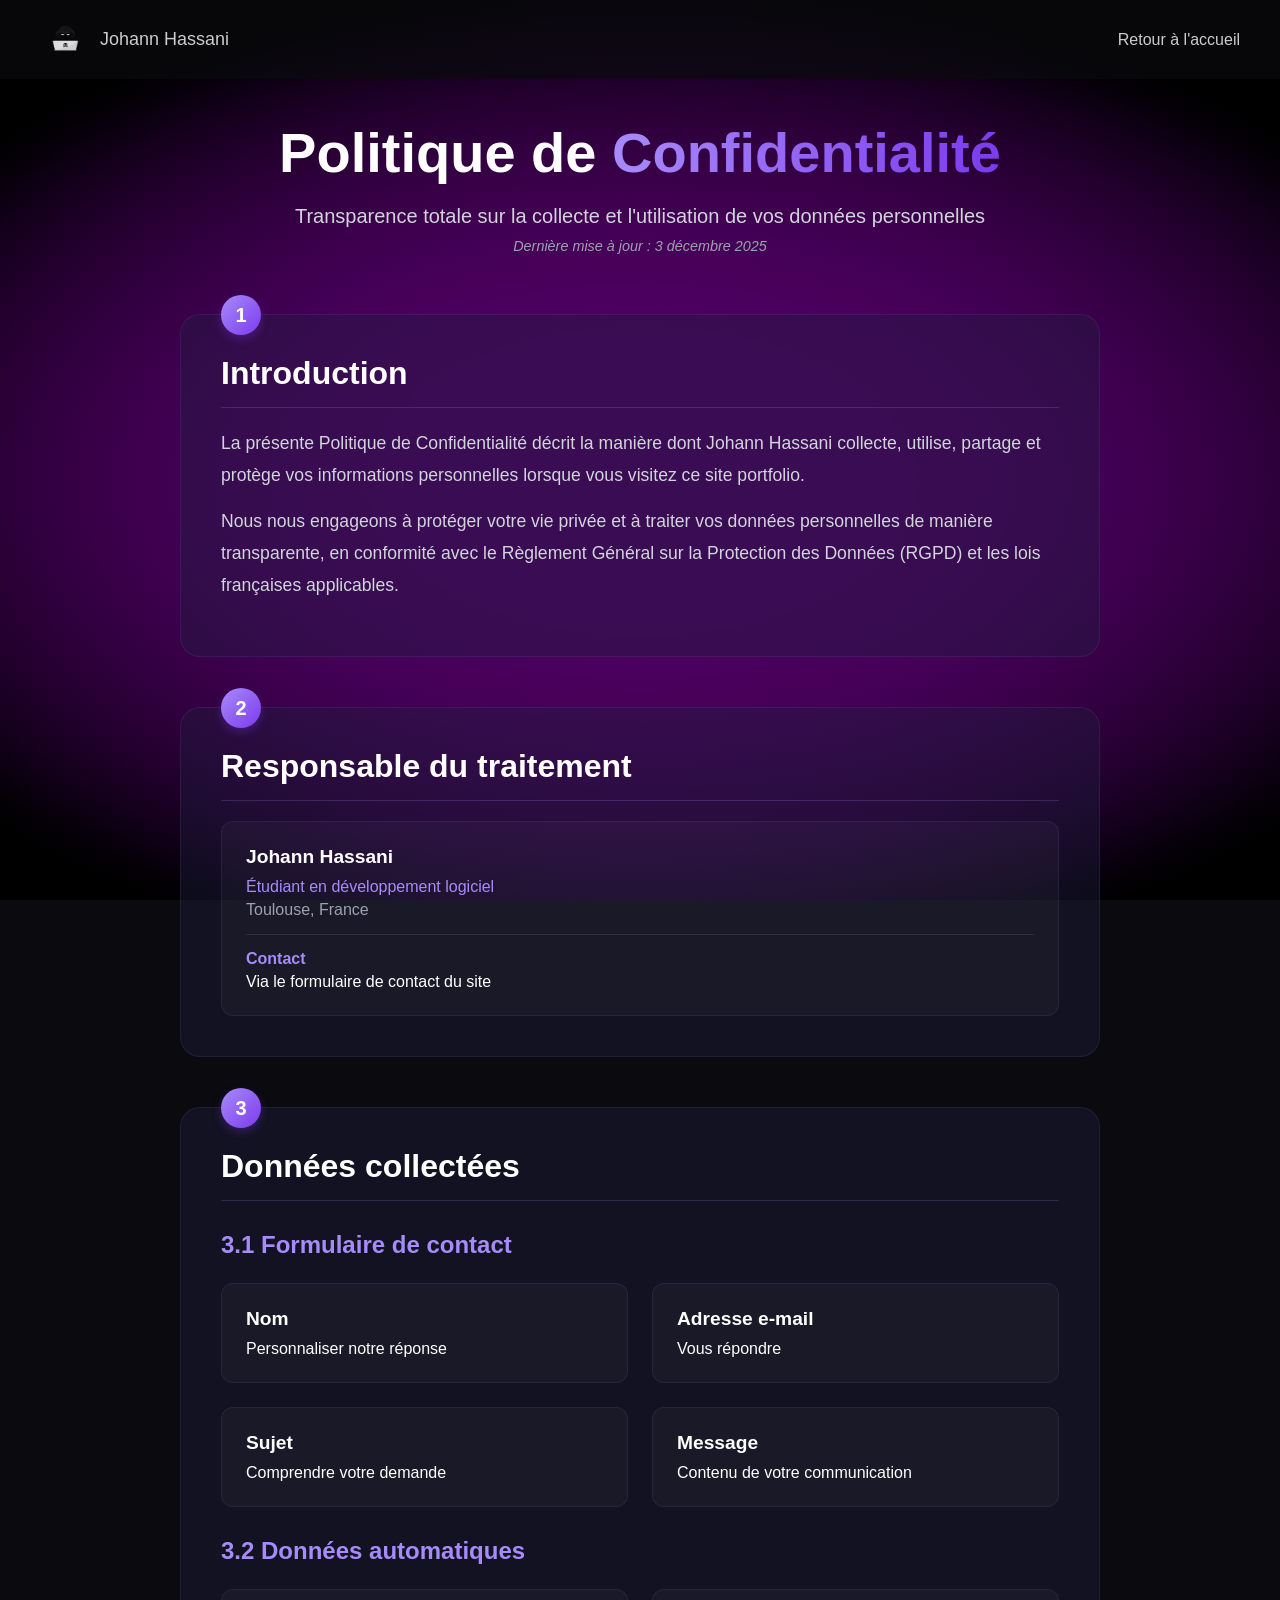
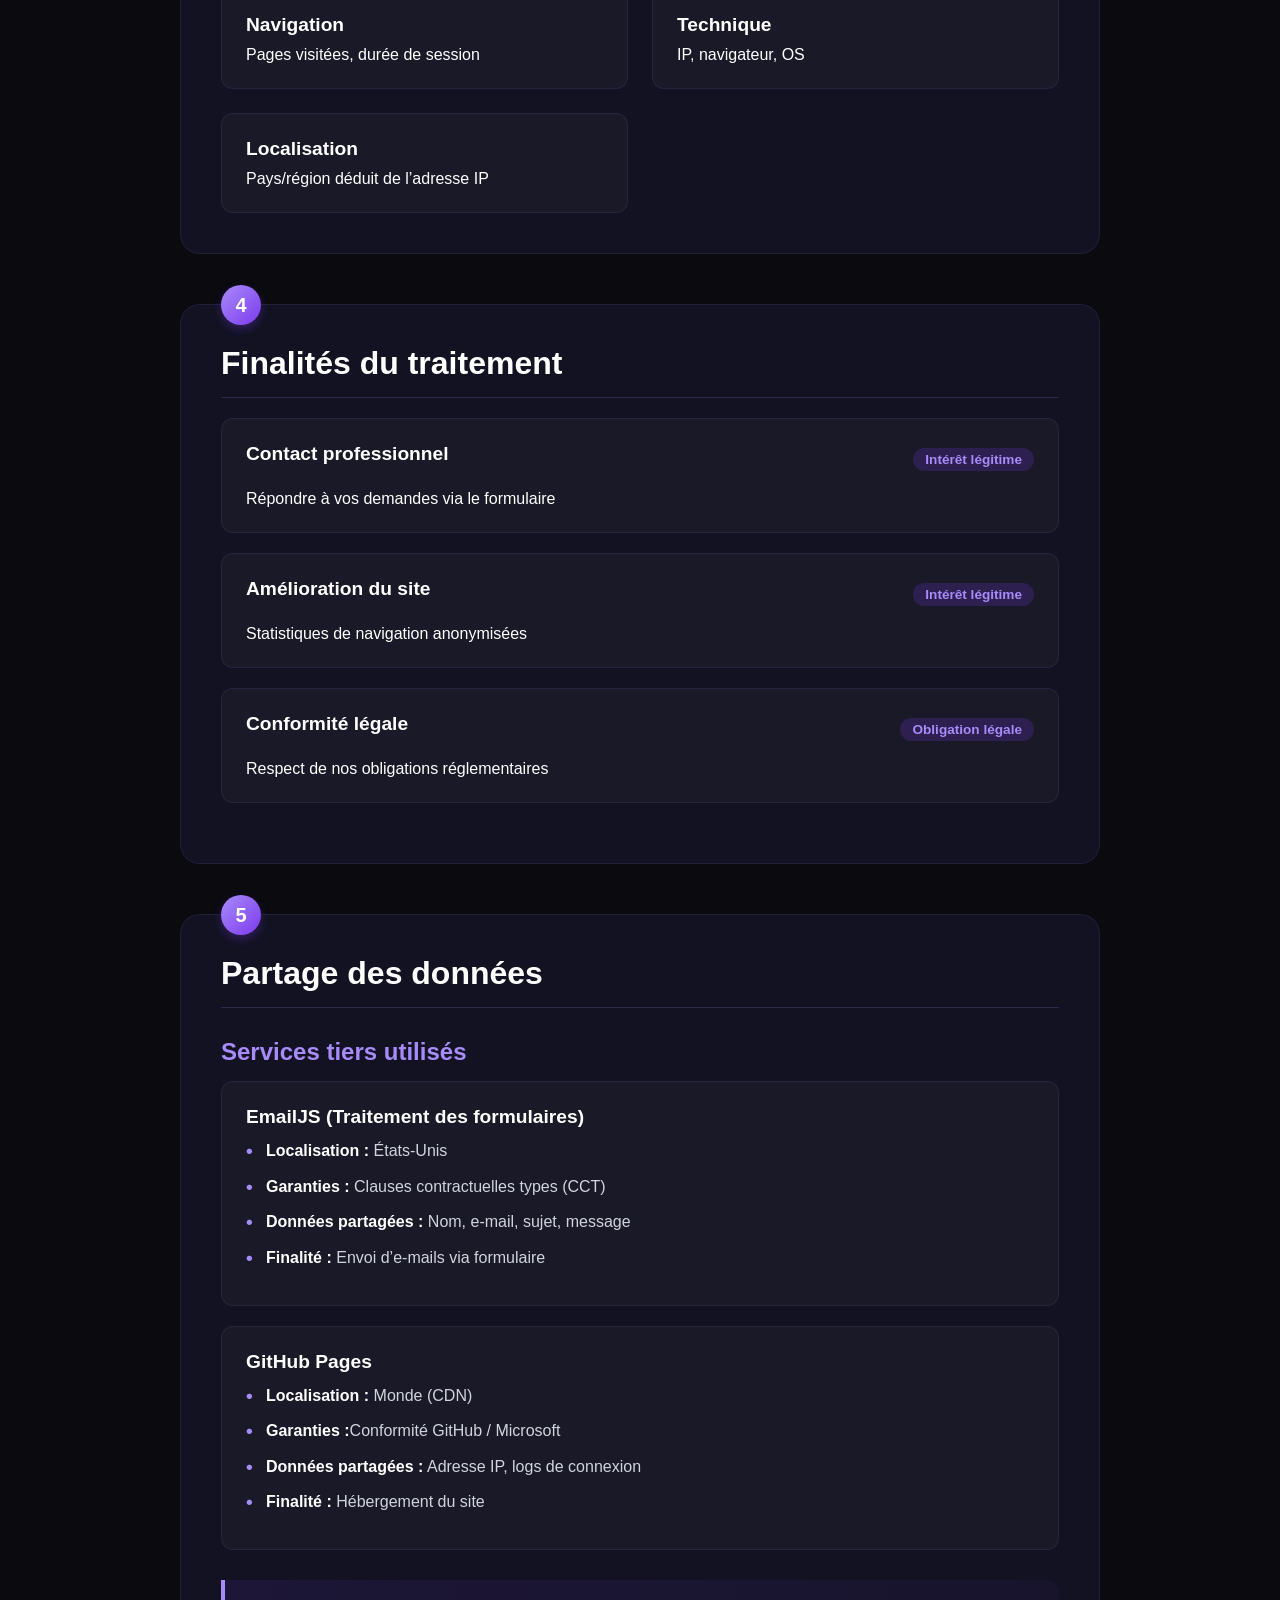
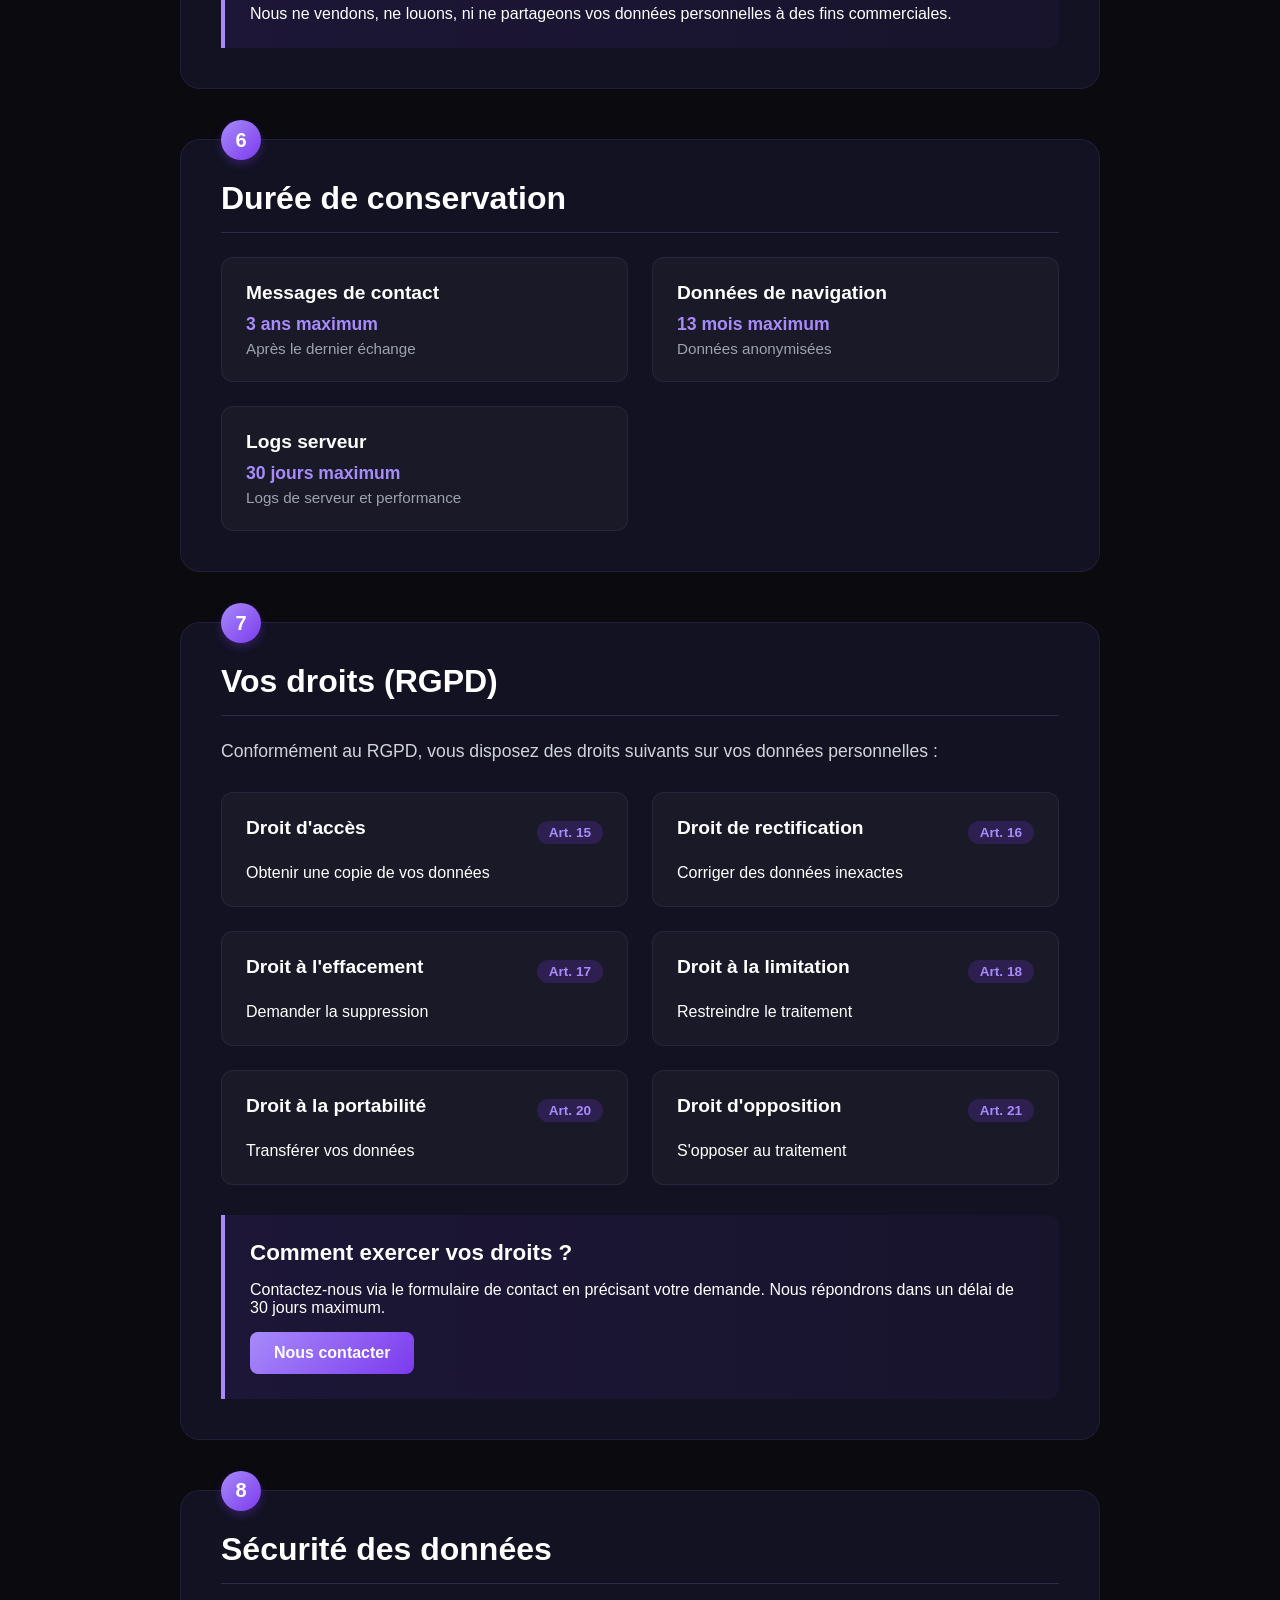
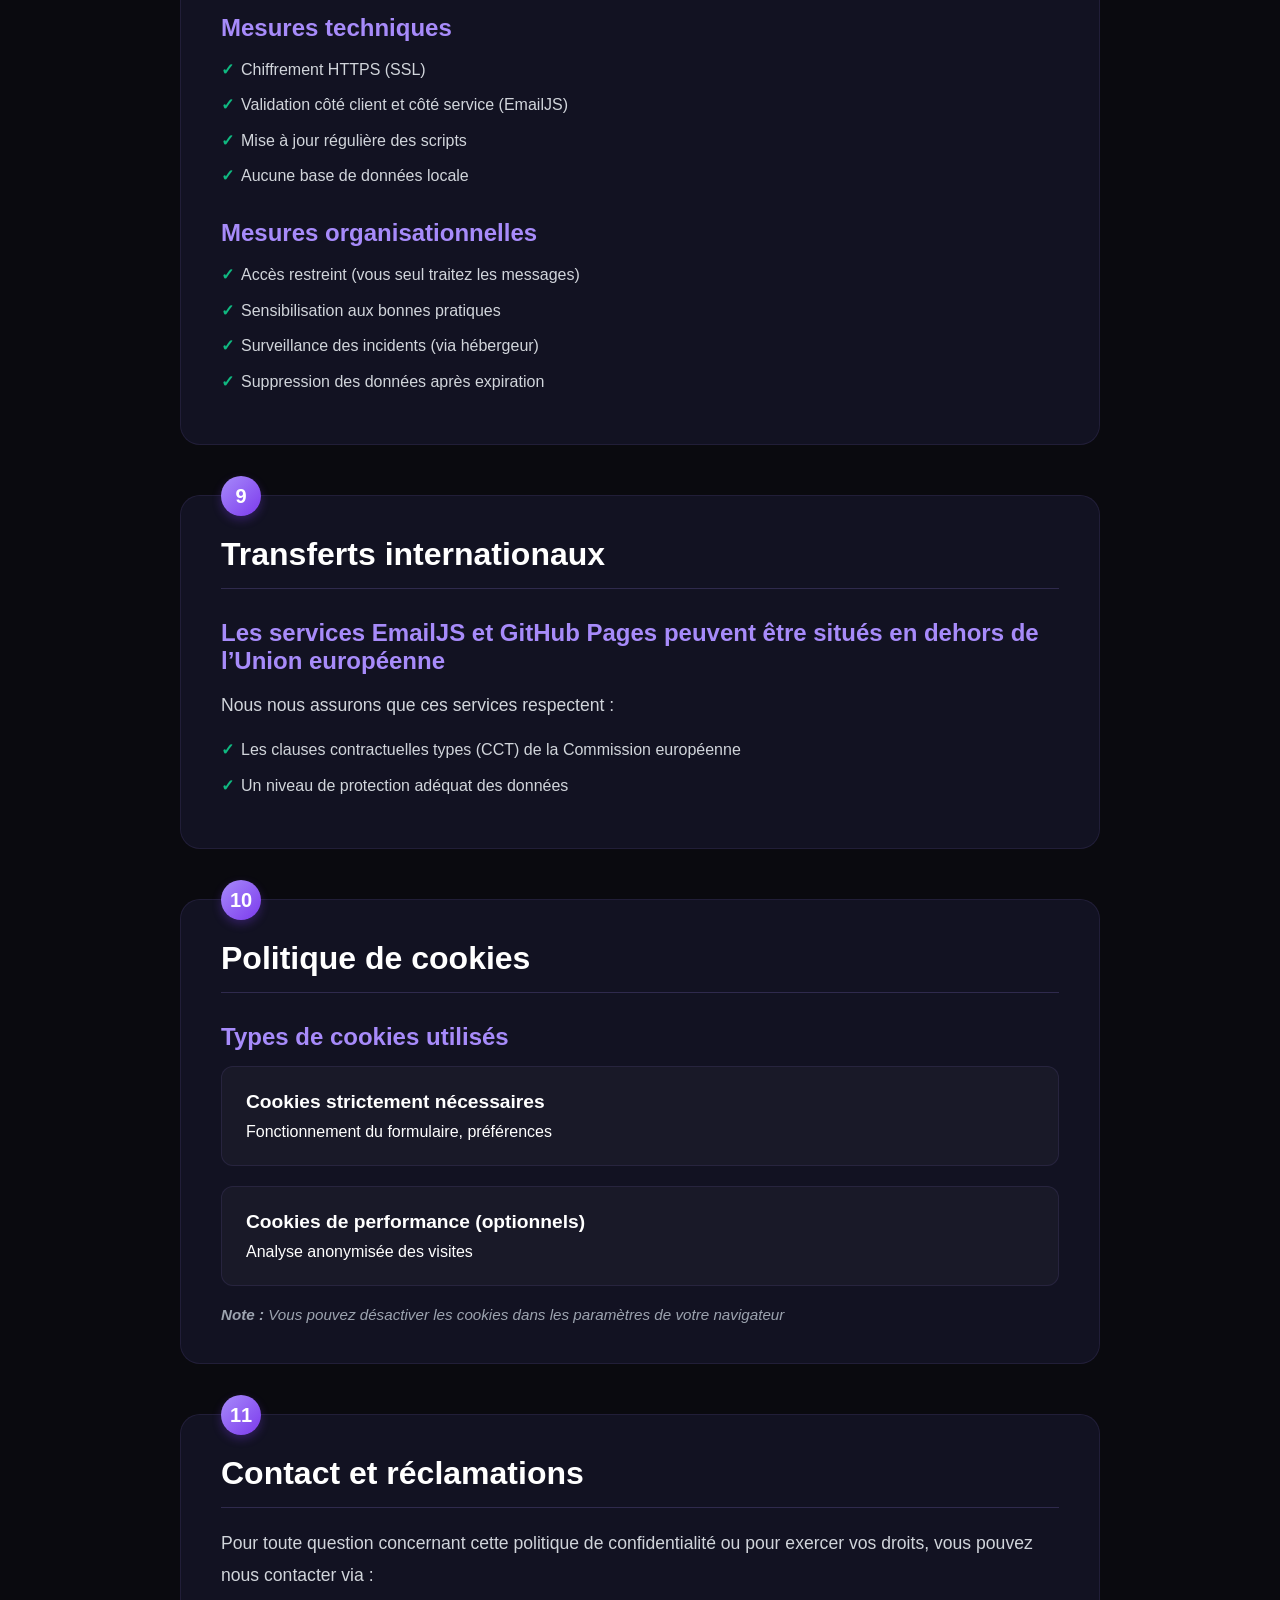
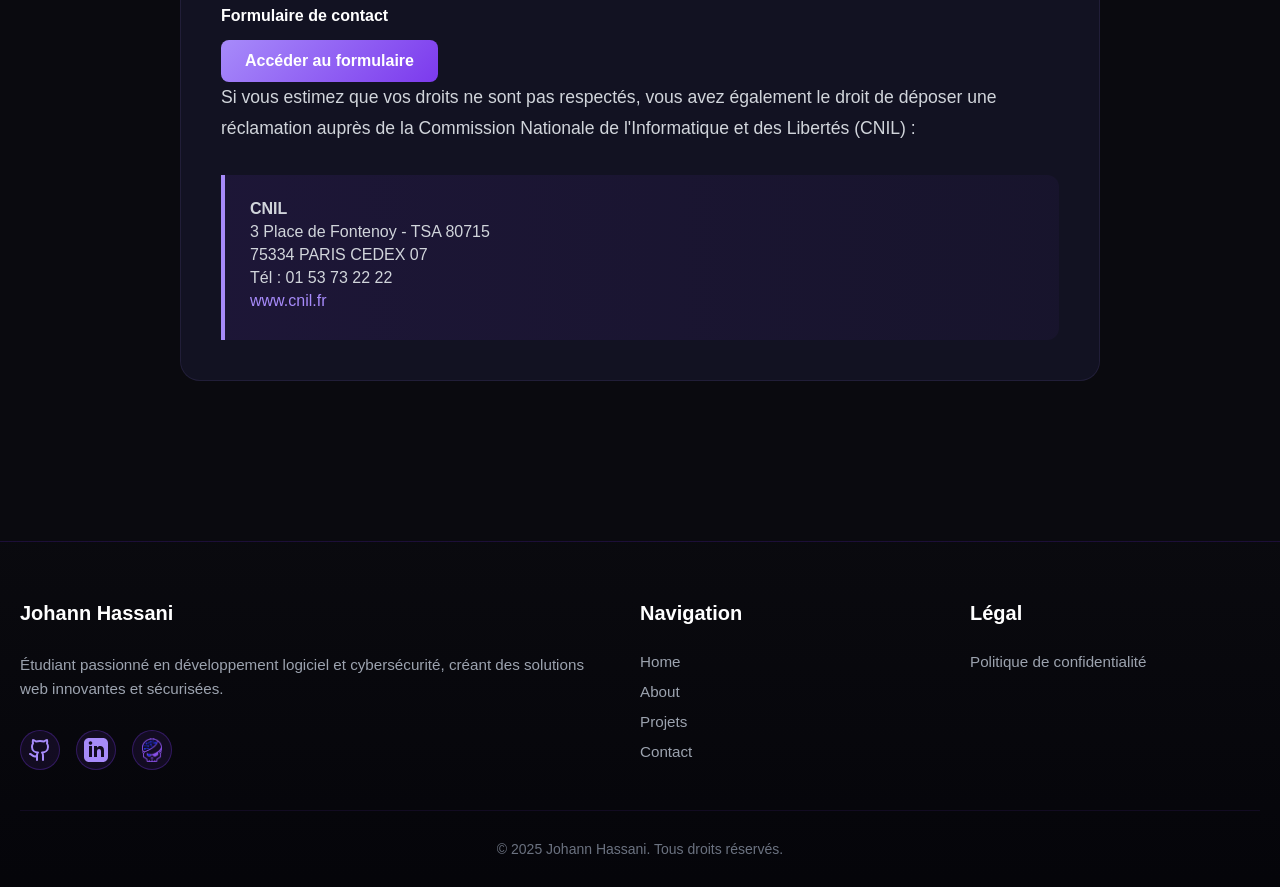
<file: privacy-policy.html>
<!doctype html>
<html lang="fr">
  <head>
    <meta charset="UTF-8" />
    <meta name="viewport" content="width=device-width, initial-scale=1.0" />
    <title>Politique de Confidentialité - Johann Hassani</title>
    <link rel="stylesheet" href="style.css" />
  </head>
  <body>
    <header>
      <div class="logo">
        <a href="index.html"><img src="img/logo 2.png" alt="Johann Hassani - Accueil" /></a>
        <a href="index.html"><span>Johann Hassani</span></a>
      </div>
      <nav class="navbar" aria-label="Navigation principale">
        <ul>
          <li><a href="index.html">Retour à l'accueil</a></li>
        </ul>
      </nav>
      <button class="hamburger-menu" id="hamburger-menu" aria-label="Menu">
        <svg
          xmlns="http://www.w3.org/2000/svg"
          width="24"
          height="24"
          viewBox="0 0 24 24"
          fill="none"
          stroke="currentColor"
          stroke-width="2"
          stroke-linecap="round"
          stroke-linejoin="round"
          class="lucide lucide-menu"
        >
          <path d="M4 5h16" />
          <path d="M4 12h16" />
          <path d="M4 19h16" />
        </svg>
      </button>
    </header>

    <div class="mobile-menu-overlay" id="mobile-menu">
      <button class="mobile-menu-close" id="mobile-menu-close" aria-label="Close menu">
        <svg
          xmlns="http://www.w3.org/2000/svg"
          width="24"
          height="24"
          viewBox="0 0 24 24"
          fill="none"
          stroke="currentColor"
          stroke-width="2"
          stroke-linecap="round"
          stroke-linejoin="round"
        >
          <line x1="18" y1="6" x2="6" y2="18"></line>
          <line x1="6" y1="6" x2="18" y2="18"></line>
        </svg>
      </button>
      <nav class="mobile-nav" aria-label="Menu mobile">
        <ul>
          <li><a href="index.html" class="mobile-nav-link">Retour à l'accueil</a></li>
        </ul>
      </nav>
    </div>

    <section class="privacy-policy-section">
      <div class="projects-container">
        <div class="privacy-header">
          <h1 class="privacy-title">
            Politique de <span class="highlight">Confidentialité</span>
          </h1>
          <p class="privacy-subtitle">
            Transparence totale sur la collecte et l'utilisation de vos données
            personnelles
          </p>
          <p class="privacy-updated">Dernière mise à jour : 3 décembre 2025</p>
        </div>

        <div class="privacy-content">
          <div class="privacy-section" id="section-1">
            <div class="section-number">1</div>
            <h2 class="privacy-section-title">Introduction</h2>
            <p class="privacy-text">
              La présente Politique de Confidentialité décrit la manière dont Johann
              Hassani collecte, utilise, partage et protège vos informations
              personnelles lorsque vous visitez ce site portfolio.
            </p>
            <p class="privacy-text">
              Nous nous engageons à protéger votre vie privée et à traiter vos données
              personnelles de manière transparente, en conformité avec le Règlement
              Général sur la Protection des Données (RGPD) et les lois françaises
              applicables.
            </p>
          </div>

          <div class="privacy-section" id="section-2">
            <div class="section-number">2</div>
            <h2 class="privacy-section-title">Responsable du traitement</h2>
            <div class="info-card">
              <h3 class="card-title">Johann Hassani</h3>
              <p class="card-subtitle">Étudiant en développement logiciel</p>
              <p class="card-location">Toulouse, France</p>
              <div class="card-contact">
                <strong>Contact</strong>
                <p>Via le formulaire de contact du site</p>
              </div>
            </div>
          </div>

          <div class="privacy-section" id="section-3">
            <div class="section-number">3</div>
            <h2 class="privacy-section-title">Données collectées</h2>

            <h3 class="privacy-subsection-title">3.1 Formulaire de contact</h3>
            <div class="data-grid">
              <div class="data-item">
                <h4>Nom</h4>
                <p>Personnaliser notre réponse</p>
              </div>
              <div class="data-item">
                <h4>Adresse e-mail</h4>
                <p>Vous répondre</p>
              </div>
              <div class="data-item">
                <h4>Sujet</h4>
                <p>Comprendre votre demande</p>
              </div>
              <div class="data-item">
                <h4>Message</h4>
                <p>Contenu de votre communication</p>
              </div>
            </div>

            <h3 class="privacy-subsection-title">3.2 Données automatiques</h3>
            <div class="data-grid">
              <div class="data-item">
                <h4>Navigation</h4>
                <p>Pages visitées, durée de session</p>
              </div>
              <div class="data-item">
                <h4>Technique</h4>
                <p>IP, navigateur, OS</p>
              </div>
              <div class="data-item">
                <h4>Localisation</h4>
                <p>Pays/région déduit de l’adresse IP</p>
              </div>
            </div>
          </div>

          <div class="privacy-section" id="section-4">
            <div class="section-number">4</div>
            <h2 class="privacy-section-title">Finalités du traitement</h2>

            <div class="purpose-card">
              <div class="purpose-header">
                <h3>Contact professionnel</h3>
                <span class="legal-basis">Intérêt légitime</span>
              </div>
              <p>Répondre à vos demandes via le formulaire</p>
            </div>

            <div class="purpose-card">
              <div class="purpose-header">
                <h3>Amélioration du site</h3>
                <span class="legal-basis">Intérêt légitime</span>
              </div>
              <p>Statistiques de navigation anonymisées</p>
            </div>

            <div class="purpose-card">
              <div class="purpose-header">
                <h3>Conformité légale</h3>
                <span class="legal-basis">Obligation légale</span>
              </div>
              <p>Respect de nos obligations réglementaires</p>
            </div>
          </div>

          <div class="privacy-section" id="section-5">
            <div class="section-number">5</div>
            <h2 class="privacy-section-title">Partage des données</h2>

            <h3 class="privacy-subsection-title">Services tiers utilisés</h3>

            <div class="service-card">
              <h4>EmailJS (Traitement des formulaires)</h4>
              <ul class="service-details">
                <li><strong>Localisation :</strong> États-Unis</li>
                <li><strong>Garanties :</strong> Clauses contractuelles types (CCT)</li>
                <li>
                  <strong>Données partagées :</strong> Nom, e-mail, sujet, message
                </li>
                <li><strong>Finalité :</strong> Envoi d’e-mails via formulaire</li>
              </ul>
            </div>

            <div class="service-card">
              <h4>GitHub Pages</h4>
              <ul class="service-details">
                <li><strong>Localisation :</strong> Monde (CDN)</li>
                <li><strong>Garanties :</strong>Conformité GitHub / Microsoft</li>
                <li>
                  <strong>Données partagées :</strong> Adresse IP, logs de connexion
                </li>
                <li><strong>Finalité :</strong> Hébergement du site</li>
              </ul>
            </div>

            <div class="commitment-box">
              <p>
                Nous ne vendons, ne louons, ni ne partageons vos données personnelles à
                des fins commerciales.
              </p>
            </div>
          </div>

          <div class="privacy-section" id="section-6">
            <div class="section-number">6</div>
            <h2 class="privacy-section-title">Durée de conservation</h2>

            <div class="retention-grid">
              <div class="retention-item">
                <h4>Messages de contact</h4>
                <p class="retention-period">3 ans maximum</p>
                <p class="retention-note">Après le dernier échange</p>
              </div>
              <div class="retention-item">
                <h4>Données de navigation</h4>
                <p class="retention-period">13 mois maximum</p>
                <p class="retention-note">Données anonymisées</p>
              </div>
              <div class="retention-item">
                <h4>Logs serveur</h4>
                <p class="retention-period">30 jours maximum</p>
                <p class="retention-note">Logs de serveur et performance</p>
              </div>
            </div>
          </div>

          <div class="privacy-section" id="section-7">
            <div class="section-number">7</div>
            <h2 class="privacy-section-title">Vos droits (RGPD)</h2>
            <p class="privacy-text">
              Conformément au RGPD, vous disposez des droits suivants sur vos données
              personnelles :
            </p>

            <div class="rights-grid">
              <div class="right-item">
                <div class="right-header">
                  <h4>Droit d'accès</h4>
                  <span class="article">Art. 15</span>
                </div>
                <p>Obtenir une copie de vos données</p>
              </div>
              <div class="right-item">
                <div class="right-header">
                  <h4>Droit de rectification</h4>
                  <span class="article">Art. 16</span>
                </div>
                <p>Corriger des données inexactes</p>
              </div>
              <div class="right-item">
                <div class="right-header">
                  <h4>Droit à l'effacement</h4>
                  <span class="article">Art. 17</span>
                </div>
                <p>Demander la suppression</p>
              </div>
              <div class="right-item">
                <div class="right-header">
                  <h4>Droit à la limitation</h4>
                  <span class="article">Art. 18</span>
                </div>
                <p>Restreindre le traitement</p>
              </div>
              <div class="right-item">
                <div class="right-header">
                  <h4>Droit à la portabilité</h4>
                  <span class="article">Art. 20</span>
                </div>
                <p>Transférer vos données</p>
              </div>
              <div class="right-item">
                <div class="right-header">
                  <h4>Droit d'opposition</h4>
                  <span class="article">Art. 21</span>
                </div>
                <p>S'opposer au traitement</p>
              </div>
            </div>

            <div class="exercise-rights-box">
              <h3>Comment exercer vos droits ?</h3>
              <p>
                Contactez-nous via le formulaire de contact en précisant votre demande.
                Nous répondrons dans un délai de 30 jours maximum.
              </p>
              <a href="index.html#contact" class="btn-contact-rights">Nous contacter</a>
            </div>
          </div>

          <div class="privacy-section" id="section-8">
            <div class="section-number">8</div>
            <h2 class="privacy-section-title">Sécurité des données</h2>

            <h3 class="privacy-subsection-title">Mesures techniques</h3>
            <ul class="security-list">
              <li>Chiffrement HTTPS (SSL)</li>
              <li>Validation côté client et côté service (EmailJS)</li>
              <li>Mise à jour régulière des scripts</li>
              <li>Aucune base de données locale</li>
            </ul>

            <h3 class="privacy-subsection-title">Mesures organisationnelles</h3>
            <ul class="security-list">
              <li>Accès restreint (vous seul traitez les messages)</li>
              <li>Sensibilisation aux bonnes pratiques</li>
              <li>Surveillance des incidents (via hébergeur)</li>
              <li>Suppression des données après expiration</li>
            </ul>
          </div>

          <div class="privacy-section" id="section-9">
            <div class="section-number">9</div>
            <h2 class="privacy-section-title">Transferts internationaux</h2>

            <h3 class="privacy-subsection-title">
              Les services EmailJS et GitHub Pages peuvent être situés en dehors de
              l’Union européenne
            </h3>
            <p class="privacy-text">Nous nous assurons que ces services respectent :</p>
            <ul class="transfer-list">
              <li>
                Les clauses contractuelles types (CCT) de la Commission européenne
              </li>
              <li>Un niveau de protection adéquat des données</li>
            </ul>
          </div>

          <div class="privacy-section" id="section-10">
            <div class="section-number">10</div>
            <h2 class="privacy-section-title">Politique de cookies</h2>

            <h3 class="privacy-subsection-title">Types de cookies utilisés</h3>

            <div class="cookie-card">
              <h4>Cookies strictement nécessaires</h4>
              <p>Fonctionnement du formulaire, préférences</p>
            </div>

            <div class="cookie-card">
              <h4>Cookies de performance (optionnels)</h4>
              <p>Analyse anonymisée des visites</p>
            </div>

            <p class="cookie-note">
              <strong>Note :</strong> Vous pouvez désactiver les cookies dans les
              paramètres de votre navigateur
            </p>
          </div>

          <div class="privacy-section" id="section-11">
            <div class="section-number">11</div>
            <h2 class="privacy-section-title">Contact et réclamations</h2>
            <p class="privacy-text">
              Pour toute question concernant cette politique de confidentialité ou pour
              exercer vos droits, vous pouvez nous contacter via :
            </p>
            <div class="contact-methods">
              <div class="contact-method">
                <h4>Formulaire de contact</h4>
                <a href="index.html#contact" class="btn-contact-method"
                  >Accéder au formulaire</a
                >
              </div>
            </div>
            <p class="privacy-text">
              Si vous estimez que vos droits ne sont pas respectés, vous avez également
              le droit de déposer une réclamation auprès de la Commission Nationale de
              l'Informatique et des Libertés (CNIL) :
            </p>
            <div class="cnil-info">
              <p><strong>CNIL</strong></p>
              <p>3 Place de Fontenoy - TSA 80715</p>
              <p>75334 PARIS CEDEX 07</p>
              <p>Tél : 01 53 73 22 22</p>
              <p>
                <a href="https://www.cnil.fr" target="_blank" rel="noopener noreferrer"
                  >www.cnil.fr</a
                >
              </p>
            </div>
          </div>
        </div>
      </div>
    </section>

    <footer class="footer">
      <div class="footer-container">
        <div class="footer-grid">
          <div class="footer-column">
            <h3 class="footer-heading">Johann Hassani</h3>
            <p class="footer-text">
              Étudiant passionné en développement logiciel et cybersécurité, créant des
              solutions web innovantes et sécurisées.
            </p>
            <div class="footer-social">
              <a
                href="https://github.com/Nawa447"
                target="_blank"
                rel="noopener noreferrer"
                class="social-link"
                aria-label="GitHub"
              >
                <svg
                  xmlns="http://www.w3.org/2000/svg"
                  width="24"
                  height="24"
                  viewBox="0 0 24 24"
                  fill="none"
                  stroke="currentColor"
                  stroke-width="2"
                  stroke-linecap="round"
                  stroke-linejoin="round"
                  class="lucide lucide-github-icon lucide-github"
                >
                  <path
                    d="M15 22v-4a4.8 4.8 0 0 0-1-3.5c3 0 6-2 6-5.5.08-1.25-.27-2.48-1-3.5.28-1.15.28-2.35 0-3.5 0 0-1 0-3 1.5-2.64-.5-5.36-.5-8 0C6 2 5 2 5 2c-.3 1.15-.3 2.35 0 3.5A5.403 5.403 0 0 0 4 9c0 3.5 3 5.5 6 5.5-.39.49-.68 1.05-.85 1.65-.17.6-.22 1.23-.15 1.85v4"
                  />
                  <path d="M9 18c-4.51 2-5-2-7-2" />
                </svg>
              </a>
              <a
                href="https://www.linkedin.com/in/johann-hassani-3046b432a/"
                target="_blank"
                rel="noopener noreferrer"
                class="social-link"
                aria-label="LinkedIn"
              >
                <svg
                  xmlns="http://www.w3.org/2000/svg"
                  width="24"
                  height="24"
                  viewBox="0 0 24 24"
                  fill="currentColor"
                >
                  <path
                    d="M19 0h-14c-2.761 0-5 2.239-5 5v14c0 2.761 2.239 5 5 5h14c2.762 0 5-2.239 5-5v-14c0-2.761-2.238-5-5-5zm-11 19h-3v-11h3v11zm-1.5-12.268c-.966 0-1.75-.79-1.75-1.764s.784-1.764 1.75-1.764 1.75.79 1.75 1.764-.783 1.764-1.75 1.764zm13.5 12.268h-3v-5.604c0-3.368-4-3.113-4 0v5.604h-3v-11h3v1.765c1.396-2.586 7-2.777 7 2.476v6.759z"
                  />
                </svg>
              </a>

              <a
                href="https://www.root-me.org/Nawa-954130?lang=fr#301efb8ee84392e5b165408a23026961"
                class="social-link"
                aria-label="Email"
              >
                <img src="img/rootme.png" alt="" class="section-icon" />
              </a>
            </div>
          </div>

          <div class="footer-column">
            <h3 class="footer-heading">Navigation</h3>
            <ul class="footer-links">
              <li><a href="index.html">Home</a></li>
              <li><a href="index.html#about">About</a></li>
              <li><a href="index.html#projects">Projets</a></li>
              <li><a href="index.html#contact">Contact</a></li>
            </ul>
          </div>

          <div class="footer-column">
            <h3 class="footer-heading">Légal</h3>
            <ul class="footer-links">
              <li><a href="privacy-policy.html">Politique de confidentialité</a></li>
            </ul>
          </div>
        </div>

        <div class="footer-bottom">
          <p class="footer-copyright">© 2025 Johann Hassani. Tous droits réservés.</p>
        </div>
      </div>
    </footer>

    <script src="open-modal.js"></script>
  </body>
</html>
</file>
<file: style.css>
/* Reset simple */
* {
  margin: 0;
  padding: 0;
  box-sizing: border-box;
}

body {
  font-family: Arial, sans-serif;
  background-color: #0a0a0f;
  color: white;
  background-image: url('img/test.png');
  background-size: cover;
  background-position: center;
  background-attachment: fixed; /* L'image reste fixe lorsqu'on fait défiler la page */
  min-height: 100vh; /* min-height au lieu de height pour éviter les problèmes de scroll */
}

/* Header */
header {
  position: fixed;
  top: 0;
  left: 0;
  width: 100%;
  background-color: rgba(10, 10, 15, 0.7); /* Fond semi-transparent pour lisibilité */
  display: flex;
  align-items: center;
  justify-content: space-between;
  padding: 12px 40px;
  z-index: 1000;
}
html {
  scroll-behavior: smooth;
}
a {
  text-decoration: none;
}

/* Added hamburger menu styles */
/* Enhanced hamburger menu button with gradient and animations */
.hamburger-menu {
  display: none;
  background: linear-gradient(135deg, rgba(40, 15, 90, 0.9), rgba(80, 40, 160, 0.85));
  border: 2px solid rgba(167, 139, 250, 0.5);
  border-radius: 12px;
  cursor: pointer;
  padding: 10px;
  color: #fff;
  transition: all 0.3s cubic-bezier(0.4, 0, 0.2, 1);
  box-shadow: 0 2px 10px rgba(124, 58, 237, 0.2);
}

.hamburger-menu:hover {
  background: linear-gradient(135deg, rgba(60, 20, 120, 0.95), rgba(100, 55, 190, 0.9));
  border-color: rgba(167, 139, 250, 0.7);
  transform: scale(1.05);
  box-shadow: 0 4px 20px rgba(124, 58, 237, 0.4);
}

.hamburger-menu:active {
  transform: scale(0.95);
}

.hamburger-menu svg {
  display: block;
  width: 28px;
  height: 28px;
}

/* Added mobile menu overlay styles */
/* Enhanced mobile menu overlay with animated gradient background */
.mobile-menu-overlay {
  display: none;
  position: fixed;
  top: 0;
  right: -100%;
  width: 100%;
  height: 100vh;
  background: linear-gradient(135deg, rgba(10, 10, 15, 0.98), rgba(30, 30, 50, 0.98));
  backdrop-filter: blur(20px);
  z-index: 2000;
  transition: right 0.4s cubic-bezier(0.4, 0, 0.2, 1);
  align-items: center;
  justify-content: center;
  overflow: hidden;
}

.mobile-menu-overlay::before {
  content: '';
  position: absolute;
  top: -50%;
  right: -50%;
  width: 200%;
  height: 200%;
  background: radial-gradient(circle, rgba(124, 58, 237, 0.1) 0%, transparent 70%);
  animation: pulse 4s ease-in-out infinite;
}

@keyframes pulse {
  0%,
  100% {
    transform: scale(1);
    opacity: 0.5;
  }
  50% {
    transform: scale(1.1);
    opacity: 0.8;
  }
}

.mobile-menu-overlay.active {
  display: flex;
  right: 0;
}

/* Enhanced close button with circular design and rotation animation */
.mobile-menu-close {
  position: absolute;
  top: 24px;
  right: 24px;
  background: linear-gradient(135deg, rgba(124, 58, 237, 0.7), rgba(100, 60, 200, 0.6));
  border: 2px solid rgba(167, 139, 250, 0.4);
  border-radius: 50%;
  width: 56px;
  height: 56px;
  display: flex;
  align-items: center;
  justify-content: center;
  cursor: pointer;
  color: #ffffff;
  transition: all 0.3s cubic-bezier(0.4, 0, 0.2, 1);
  z-index: 10;
  box-shadow: 0 4px 20px rgba(124, 58, 237, 0.3);
}

.mobile-menu-close:hover {
  background: linear-gradient(
    135deg,
    rgba(124, 58, 237, 0.5),
    rgba(167, 139, 250, 0.3)
  );
  border-color: rgba(167, 139, 250, 0.6);
  transform: rotate(90deg) scale(1.1);
  box-shadow: 0 6px 30px rgba(124, 58, 237, 0.5);
}

.mobile-menu-close:active {
  transform: rotate(90deg) scale(0.95);
}

/* Enhanced mobile navigation with better spacing */
.mobile-nav {
  position: relative;
  z-index: 5;
  width: 100%;
  padding: 0 40px;
}

.mobile-nav ul {
  list-style: none;
  display: flex;
  flex-direction: column;
  gap: 20px;
  text-align: center;
}

/* Enhanced navigation links with gradient effects and animations */
.mobile-nav-link {
  position: relative;
  text-decoration: none;
  color: #fff;
  font-size: 2.5rem;
  font-weight: 700;
  transition: all 0.4s cubic-bezier(0.4, 0, 0.2, 1);
  display: block;
  padding: 16px 24px;
  border-radius: 16px;
  overflow: hidden;
}

.mobile-nav-link::before {
  content: '';
  position: absolute;
  top: 0;
  left: -100%;
  width: 100%;
  height: 100%;
  background: linear-gradient(90deg, transparent, rgba(124, 58, 237, 0.2), transparent);
  transition: left 0.6s ease;
}

.mobile-nav-link:hover::before {
  left: 100%;
}

.mobile-nav-link::after {
  content: '';
  position: absolute;
  bottom: 0;
  left: 50%;
  width: 0;
  height: 3px;
  background: linear-gradient(90deg, #7c3aed, #a78bfa);
  transform: translateX(-50%);
  transition: width 0.4s ease;
  border-radius: 2px;
}

.mobile-nav-link:hover::after {
  width: 80%;
}

.mobile-nav-link:hover {
  color: #ffffff;
  transform: translateX(12px) scale(1.05);
  text-shadow: 0 0 10px rgba(167, 139, 250, 0.8);
  background: rgba(124, 58, 237, 0.35);
}

.mobile-nav-link:active {
  transform: translateX(8px) scale(1);
}

/* Staggered entrance animations for navigation links */
.mobile-menu-overlay.active .mobile-nav-link {
  animation: slideInRight 0.5s cubic-bezier(0.4, 0, 0.2, 1) forwards;
  opacity: 0;
}

.mobile-menu-overlay.active .mobile-nav-link:nth-child(1) {
  animation-delay: 0.1s;
}

.mobile-menu-overlay.active .mobile-nav-link:nth-child(2) {
  animation-delay: 0.2s;
}

.mobile-menu-overlay.active .mobile-nav-link:nth-child(3) {
  animation-delay: 0.3s;
}

.mobile-menu-overlay.active .mobile-nav-link:nth-child(4) {
  animation-delay: 0.4s;
}

@keyframes slideInRight {
  from {
    opacity: 0;
    transform: translateX(-50px);
  }
  to {
    opacity: 1;
    transform: translateX(0);
  }
}

/* Logo */
.logo {
  display: flex;
  align-items: center;
  font-size: 18px;
  font-weight: bold;
}

.logo img {
  width: 50px; /* Augmenter la taille ici */
  height: 50px; /* Augmenter la taille ici */
  border-radius: 50%;
  margin-right: 10px;
}
.logo span {
  color: #ccc;
  font-weight: 500;
}

/* Navigation */
nav ul {
  display: flex;
  list-style: none;
  gap: 30px;
}

nav a {
  text-decoration: none;
  color: #ccc;
  font-weight: 500;
  transition: color 0.3s;
}

nav a:hover {
  color: #fff;
}

.container {
  display: flex;
  justify-content: center;
  width: 100%;
  margin-top: -40vh;
  padding-top: 0;
  /* Ajout d'un padding-top pour créer de l'espace entre l'intro et le modèle 3D */
  padding-top: 80px;
}

model-viewer {
  width: 60%;
  height: 800px;
}

/* Hero Section */
.hero-section {
  position: relative;
  height: auto;
  min-height: 60vh;
  padding-top: 120px;
  display: flex;
  align-items: center;
  padding-left: 80px;
  overflow: hidden;
  transition: opacity 0.3s;
}

.hero-content {
  position: relative;
  z-index: 2;
  max-width: 800px;
}

.hero-title {
  font-size: 72px;
  font-weight: 800;
  margin-bottom: 20px;
  line-height: 1.1;
  animation: fadeInUp 1s ease-out 0.2s both;
}

.highlight {
  background: linear-gradient(135deg, #7c3aed, #a78bfa);
  -webkit-background-clip: text;
  -webkit-text-fill-color: transparent;
  background-clip: text;
}

.hero-subtitle {
  font-size: 24px;
  color: #ccc;
  font-weight: 300;
  line-height: 1.6;
  animation: fadeInUp 1s ease-out 0.4s both;
}

/* About Section */
.about-section {
  min-height: 100vh;
  padding: 80px 20px;
}

.about-title {
  font-size: 4rem;
  font-weight: 900;
  margin-bottom: 40px;
  color: #ffffff;
  text-align: center;
}

.about-subtitle {
  font-size: 1.5rem;
  font-weight: 700;
  margin-bottom: 20px;
  color: #ffffff;
}

.about-description {
  font-size: 1.0625rem;
  line-height: 1.8;
  color: #d1d5db;
  margin-bottom: 0;
}

/* Experiences (Timeline) */
.experiences-section {
  padding: 80px 20px;
  background: transparent;
}

.timeline {
  position: relative;
  max-width: 1200px;
  margin: 100px auto;
}

.timeline::after {
  content: '';
  position: absolute;
  width: 6px;
  background: linear-gradient(to bottom, #7c3aed, #a78bfa);
  top: 0;
  bottom: 0;
  left: 50%;
  margin-left: -3px;
  border-radius: 3px;
}

.box {
  padding: 10px 40px;
  position: relative;
  background-color: inherit;
  width: 50%;
  opacity: 1;
}

.left-box {
  left: 0;
}

.right-box {
  left: 50%;
}

.box img {
  position: absolute;
  width: 50px;
  height: 50px;
  border-radius: 50%;
  right: -25px;
  top: 15px;
  z-index: 10;
  border: 4px solid #1a1a2e;
  background: #ffffff;
  object-fit: contain;
  padding: 5px;
}

.right-box img {
  left: -25px;
}

.text-box {
  padding: 24px;
  background: rgba(30, 30, 50, 0.8);
  position: relative;
  border-radius: 20px;
  border: 1px solid rgba(124, 58, 237, 0.3);
  transition: all 0.3s ease;
}

.text-box:hover {
  border-color: rgba(124, 58, 237, 0.6);
  transform: translateY(-5px);
  box-shadow: 0 10px 30px rgba(124, 58, 237, 0.2);
}

.text-box h2 {
  font-weight: 700;
  font-size: 1.25rem;
  color: #ffffff;
  margin-bottom: 8px;
}

.text-box .job {
  color: #a78bfa;
  font-weight: 600;
  margin-bottom: 4px;
}

.text-box small {
  display: inline-block;
  margin-bottom: 15px;
  color: #9ca3af;
}

.text-box .list {
  padding-left: 20px;
  color: #d1d5db;
  font-size: 0.95rem;
}

.text-box .list li {
  margin-bottom: 8px;
}

/* Testimonials */
.testimonials-section {
  padding: 80px 20px;
}

.testimonials-subtitle {
  text-align: center;
  color: #7c3aed;
  font-weight: 700;
  letter-spacing: 2px;
  font-size: 0.875rem;
  margin-bottom: 12px;
}

.testimonials-title {
  text-align: center;
  font-size: 3.5rem;
  font-weight: 900;
  color: #ffffff;
  margin-bottom: 60px;
}

.testimonials-grid {
  display: grid;
  grid-template-columns: 1fr;
  gap: 30px;
  max-width: 1200px;
  margin: 0 auto;
}

.testimonial-card {
  background: linear-gradient(135deg, rgba(30, 30, 50, 0.6), rgba(20, 20, 35, 0.6));
  border: 1px solid rgba(124, 58, 237, 0.2);
  border-radius: 24px;
  padding: 40px;
  position: relative;
  transition: all 0.3s ease;
}

.testimonial-card:hover {
  transform: translateY(-10px);
  border-color: rgba(124, 58, 237, 0.5);
  box-shadow: 0 20px 40px rgba(0, 0, 0, 0.3);
}

.quote-icon {
  font-size: 4rem;
  color: rgba(124, 58, 237, 0.2);
  position: absolute;
  top: 20px;
  left: 30px;
  font-family: serif;
}

.testimonial-text {
  color: #d1d5db;
  line-height: 1.8;
  font-size: 1.1rem;
  margin-bottom: 30px;
  position: relative;
  z-index: 1;
}

.testimonial-author {
  display: flex;
  align-items: center;
  gap: 15px;
}

.author-image {
  width: 50px;
  height: 50px;
  border-radius: 50%;
  object-fit: cover;
  border: 2px solid #7c3aed;
}

.author-info {
  flex: 1;
}

.author-name {
  color: #ffffff;
  font-weight: 700;
  text-decoration: none;
}

.author-title {
  color: #9ca3af;
  font-size: 0.875rem;
}

/* Projects Grid */
.projects-section {
  padding: 80px 20px;
}

.projects-container {
  max-width: 1400px;
  margin: 0 auto;
  padding: 0 20px;
}

.projects-title {
  font-size: 4rem;
  font-weight: 900;
  margin-bottom: 24px;
  background: linear-gradient(to right, #ffffff, #a78bfa);
  -webkit-background-clip: text;
  -webkit-text-fill-color: transparent;
  background-clip: text;
}

.projects-description {
  font-size: 1.125rem;
  line-height: 1.75;
  color: #9ca3af;
  max-width: 900px;
  margin-bottom: 60px;
}

.projects-grid {
  display: grid;
  grid-template-columns: repeat(auto-fit, minmax(380px, 1fr));
  gap: 30px;
  max-width: 1400px;
  margin: 60px auto 0;
}

.project-card {
  background: none;
  border: none;
  padding: 0;
  cursor: pointer;
  text-align: left;
  width: 100%;
  outline: none;
}

.project-card-inner {
  background: linear-gradient(135deg, rgba(30, 30, 50, 0.6), rgba(20, 20, 35, 0.6));
  border: 1px solid rgba(124, 58, 237, 0.2);
  border-radius: 24px;
  overflow: hidden;
  height: 100%;
  transition: all 0.3s cubic-bezier(0.4, 0, 0.2, 1);
  display: flex;
  flex-direction: column;
}

.project-card:hover .project-card-inner {
  transform: translateY(-10px) scale(1.02);
  border-color: rgba(124, 58, 237, 0.5);
  box-shadow: 0 20px 40px rgba(0, 0, 0, 0.4);
}

.project-image-container {
  position: relative;
  width: 100%;
  padding-top: 56.25%; /* 16:9 Aspect Ratio */
  overflow: hidden;
}

.project-image {
  position: absolute;
  top: 0;
  left: 0;
  width: 100%;
  height: 100%;
  object-fit: cover;
  transition: transform 0.5s ease;
}

.project-card:hover .project-image {
  transform: scale(1.1);
}

.project-info {
  padding: 30px;
  display: flex;
  flex-direction: column;
  flex: 1;
}

.project-title {
  font-size: 1.5rem;
  font-weight: 800;
  color: #ffffff;
  margin-bottom: 12px;
}

.project-description {
  color: #9ca3af;
  font-size: 1rem;
  line-height: 1.6;
  margin-bottom: 20px;
}

.project-technologies {
  display: flex;
  flex-wrap: wrap;
  gap: 10px;
  margin-top: auto;
}

.tech-tag {
  font-size: 0.85rem;
  font-weight: 600;
  text-transform: uppercase;
  letter-spacing: 1px;
}

/* Modals Overlay (Fix) */
.modal-overlay {
  display: none;
  position: fixed;
  top: 0;
  left: 0;
  width: 100%;
  height: 100%;
  background: rgba(0, 0, 0, 0.85);
  backdrop-filter: blur(8px);
  z-index: 1000;
  justify-content: center;
  align-items: flex-start; /* allow scrolling from top on mobile */
  padding: 20px;
  overflow-y: auto; /* scroll the overlay itself on small screens */
  -webkit-overflow-scrolling: touch; /* smooth momentum scroll on iOS */
  opacity: 0;
  transition: opacity 0.3s ease;
  border: none;
  outline: none;
}

.modal-overlay.active {
  display: flex;
  opacity: 1;
}

/* Modal Content & Components */
.modal-content {
  display: block; /* Override browser default: <dialog> is hidden by default */
  position: relative;
  background: linear-gradient(135deg, #1e1e3f 0%, #2d2d5f 100%);
  border-radius: 32px;
  max-width: 1200px;
  width: 100%;
  max-height: none;
  overflow-y: visible;
  border: 1px solid rgba(167, 139, 250, 0.2);
  animation: slideUp 0.3s ease;
  margin: auto;
  cursor: default;
}

@keyframes slideUp {
  from {
    transform: translateY(50px);
    opacity: 0;
  }
  to {
    transform: translateY(0);
    opacity: 1;
  }
}

.modal-close-button {
  position: absolute;
  top: 24px;
  right: 24px;
  background: rgba(255, 255, 255, 0.1);
  border: none;
  border-radius: 50%;
  width: 48px;
  height: 48px;
  display: flex;
  align-items: center;
  justify-content: center;
  cursor: pointer;
  color: #ffffff;
  transition: all 0.2s ease;
  z-index: 10;
}

.modal-close-button:hover {
  background: rgba(255, 255, 255, 0.2);
  transform: rotate(90deg);
}

.modal-body {
  padding: 48px;
  padding-top: 80px; /* leave room for the absolute close button */
}

.modal-title {
  font-size: 3rem;
  font-weight: 800;
  margin-bottom: 32px;
  background: linear-gradient(to right, #ffffff, #a78bfa);
  -webkit-background-clip: text;
  -webkit-text-fill-color: transparent;
  background-clip: text;
}

.modal-image-container {
  position: relative;
  border-radius: 20px;
  overflow: hidden;
  margin-bottom: 32px;
}

.modal-image {
  width: 100%;
  height: 100%;
  object-fit: cover;
}

.modal-technologies {
  display: flex;
  flex-wrap: wrap;
  gap: 16px;
  margin-bottom: 40px;
}

.tech-badge {
  padding: 10px 20px;
  border-radius: 12px;
  font-size: 1rem;
  font-weight: 600;
  transition: transform 0.2s ease;
  background: #1a0f2e;
  color: #a78bfa;
}

.tech-badge:hover {
  transform: scale(1.05);
}

.modal-section {
  margin-bottom: 40px;
}

.modal-section-title {
  font-size: 1.5rem;
  font-weight: 700;
  margin-bottom: 16px;
  color: #a78bfa;
}

.modal-section-text {
  font-size: 1.125rem;
  line-height: 1.8;
  color: #d1d5db;
}

.code-block {
  background: rgba(0, 0, 0, 0.4);
  padding: 20px;
  border-radius: 12px;
  border: 1px solid rgba(167, 139, 250, 0.2);
  margin: 15px 0;
  overflow-x: auto;
  font-family: 'Courier New', Courier, monospace;
  font-size: 1rem;
  line-height: 1.5;
  color: #a78bfa;
}

.code-block code {
  color: inherit;
  font-family: inherit;
}

.list {
  font-size: 1.125rem;
  color: #a78bfa;
  margin-bottom: 20px;
  list-style: none;
  padding: 0;
}

.list li {
  position: relative;
  padding-left: 20px;
  margin-bottom: 12px;
  color: #d1d5db;
  line-height: 1.6;
}

.list li::before {
  content: '•';
  position: absolute;
  left: 0;
  color: #7c3aed;
  font-size: 20px;
}

.modal-actions {
  display: flex;
  gap: 16px;
  flex-wrap: wrap;
}

.btn-primary,
.btn-secondary {
  display: inline-flex;
  align-items: center;
  gap: 10px;
  padding: 14px 28px;
  border-radius: 12px;
  font-size: 1rem;
  font-weight: 600;
  text-decoration: none;
  transition: all 0.3s ease;
  cursor: pointer;
}

.btn-primary {
  background: linear-gradient(135deg, #a78bfa 0%, #8b5cf6 100%);
  color: #ffffff;
  border: none;
}

.btn-primary:hover {
  transform: translateY(-2px);
  box-shadow: 0 10px 25px rgba(167, 139, 250, 0.4);
}

.btn-secondary {
  background: rgba(255, 255, 255, 0.1);
  color: #ffffff;
  border: 1px solid rgba(255, 255, 255, 0.2);
}

.btn-secondary:hover {
  background: rgba(255, 255, 255, 0.15);
  border-color: rgba(255, 255, 255, 0.3);
}

/* Responsivité pour les modales */
@media (max-width: 768px) {
  .modal-body {
    padding: 24px;
  }
  .modal-title {
    font-size: 2rem;
  }
}

.about-grid {
  display: grid;
  grid-template-columns: repeat(auto-fit, minmax(320px, 1fr));
  gap: 40px;
  margin-bottom: 60px;
}

.about-column {
  background: linear-gradient(135deg, rgba(30, 30, 50, 0.4), rgba(20, 20, 35, 0.4));
  border: 1px solid rgba(124, 58, 237, 0.2);
  border-radius: 20px;
  padding: 32px;
  width: 100%;
  display: flex;
  flex-direction: column;
}

.about-section-header {
  display: flex;
  align-items: center;
  gap: 12px;
  margin-bottom: 24px;
}

.section-icon {
  color: #7c3aed;
  width: 24px;
  height: 24px;
}

.section-icon[src] {
  width: 20px;
  height: 24px;
  filter: invert(32%) sepia(81%) saturate(7466%) hue-rotate(246deg) brightness(95%)
    contrast(90%);
}

.about-section-title {
  font-size: 1.5rem;
  font-weight: 700;
  color: #ffffff;
}

.hero-socials {
  margin-top: -30px;
  padding-left: 80px;
  display: flex;
  gap: 20px;
  position: relative;
  z-index: 10;
}

.hero-socials .social-link {
  color: #854af0;
  transition:
    transform 0.2s ease,
    opacity 0.2s ease;
}

.hero-socials .social-link:hover {
  transform: scale(1.15);
  opacity: 0.8;
}

/* Formation List */
.formation-list {
  display: flex;
  flex-direction: column;
  gap: 24px;
}

.formation-item {
  display: flex;
  gap: 16px;
  position: relative;
}

.formation-item:not(:last-child)::after {
  content: '';
  position: absolute;
  left: 7px;
  top: 32px;
  width: 2px;
  height: calc(100% + 8px);
  background: rgba(124, 58, 237, 0.3);
}

.formation-dot {
  width: 16px;
  height: 16px;
  border-radius: 50%;
  background: #7c3aed;
  margin-top: 4px;
  flex-shrink: 0;
  box-shadow: 0 0 10px rgba(124, 58, 237, 0.5);
}

.formation-content {
  flex: 1;
}

.formation-title {
  font-size: 1.125rem;
  font-weight: 600;
  color: #ffffff;
  margin-bottom: 4px;
}

.formation-school {
  font-size: 0.95rem;
  color: #9ca3af;
  margin-bottom: 4px;
}

.formation-date {
  font-size: 0.875rem;
  color: #7c3aed;
  font-weight: 500;
}

/* Skills Tags */
.skills-tags {
  display: flex;
  flex-wrap: wrap;
  gap: 12px;
}

.skill-tag {
  padding: 10px 18px;
  background: rgba(124, 58, 237, 0.15);
  border: 1px solid rgba(124, 58, 237, 0.3);
  border-radius: 12px;
  font-size: 0.95rem;
  font-weight: 500;
  color: #a78bfa;
  transition: all 0.3s ease;
  cursor: default;
}

.skill-tag:hover {
  background: rgba(124, 58, 237, 0.25);
  border-color: rgba(124, 58, 237, 0.5);
  transform: translateY(-2px);
  box-shadow: 0 4px 12px rgba(124, 58, 237, 0.3);
}

.technical-skills-section {
  width: 100%;
  max-width: 1400px;
  margin: 60px auto;
  padding: 0 20px;
}

.skills-main-title {
  font-size: 2.5rem;
  font-weight: 700;
  color: #ffffff;
  text-align: center;
  margin-bottom: 48px;
  background: linear-gradient(135deg, #7c3aed, #a78bfa);
  -webkit-background-clip: text;
  -webkit-text-fill-color: transparent;
  background-clip: text;
}

/* Technical Skills Grid - Card Layout */
.tech-skills-grid {
  display: flex;
  flex-direction: row;
  justify-content: space-between;
  gap: 20px;
  margin-top: 32px;
  width: 100%;
  flex-wrap: wrap;
}

.tech-skill-card {
  background: linear-gradient(135deg, rgba(20, 20, 35, 0.8), rgba(30, 30, 50, 0.6));
  border: 2px solid rgba(124, 58, 237, 0.3);
  border-radius: 20px;
  padding: 32px 24px;
  transition: all 0.3s ease;
  flex: 1;
  min-width: 300px;
  display: flex;
  flex-direction: column;
}

.tech-skill-card:hover {
  transform: translateY(-4px);
  border-color: rgba(124, 58, 237, 0.5);
  box-shadow: 0 10px 30px rgba(124, 58, 237, 0.3);
}

.tech-card-header {
  display: flex;
  flex-direction: column;
  align-items: center;
  gap: 16px;
  margin-bottom: 24px;
  text-align: center;
}

.tech-card-icon {
  color: #a78bfa;
  width: 48px;
  height: 48px;
  background: rgba(124, 58, 237, 0.15);
  border: 2px solid rgba(124, 58, 237, 0.3);
  border-radius: 16px;
  padding: 12px;
  transition: all 0.3s ease;
}

.tech-skill-card:hover .tech-card-icon {
  background: rgba(124, 58, 237, 0.25);
  border-color: rgba(124, 58, 237, 0.5);
  transform: scale(1.05);
}

.tech-card-title {
  font-size: 1.25rem;
  font-weight: 700;
  color: #ffffff;
  margin: 0;
}

.tech-card-tags {
  display: flex;
  flex-wrap: wrap;
  gap: 10px;
  justify-content: center;
}

.tech-skill-tag {
  padding: 8px 14px;
  background: rgba(124, 58, 237, 0.12);
  border: 1px solid rgba(124, 58, 237, 0.25);
  border-radius: 10px;
  font-size: 0.875rem;
  font-weight: 500;
  color: #a78bfa;
  transition: all 0.3s ease;
  cursor: default;
  text-align: center;
}

.tech-skill-tag:hover {
  background: rgba(124, 58, 237, 0.22);
  border-color: rgba(124, 58, 237, 0.4);
  transform: translateY(-2px);
  box-shadow: 0 4px 12px rgba(124, 58, 237, 0.25);
}

/* Contact Section */
.contact-section {
  min-height: 100vh;
  padding: 80px 20px;
}

.contact-title {
  font-size: 4rem;
  font-weight: 900;
  margin-bottom: 24px;
  color: #ffffff;
  text-align: center;
}

.contact-highlight {
  color: #7c3aed;
}

.contact-description {
  font-size: 1.125rem;
  line-height: 1.75;
  color: #9ca3af;
  max-width: 700px;
  margin: 0 auto 60px;
  text-align: center;
}

.contact-container {
  max-width: 800px;
  margin: 0 auto;
}

.contact-form {
  background: linear-gradient(135deg, rgba(30, 30, 50, 0.6), rgba(20, 20, 35, 0.6));
  border: 2px solid rgba(124, 58, 237, 0.3);
  border-radius: 24px;
  padding: 48px;
  transition: all 0.3s ease;
}

.contact-form:hover {
  border-color: rgba(124, 58, 237, 0.5);
  box-shadow: 0 20px 40px rgba(124, 58, 237, 0.2);
}

.form-row {
  display: grid;
  grid-template-columns: repeat(2, 1fr);
  gap: 24px;
  margin-bottom: 24px;
}

.form-group {
  display: flex;
  flex-direction: column;
  gap: 8px;
}

.form-group label {
  font-size: 0.95rem;
  font-weight: 600;
  color: #a78bfa;
  margin-bottom: 4px;
}

.form-group input,
.form-group textarea {
  width: 100%;
  padding: 14px 18px;
  background: rgba(10, 10, 15, 0.6);
  border: 2px solid rgba(124, 58, 237, 0.2);
  border-radius: 12px;
  color: #ffffff;
  font-size: 1rem;
  font-family: inherit;
  transition: all 0.3s ease;
  outline: none;
}

.form-group input::placeholder,
.form-group textarea::placeholder {
  color: #6b7280;
}

.form-group input:focus,
.form-group textarea:focus {
  border-color: #7c3aed;
  box-shadow: 0 0 0 3px rgba(124, 58, 237, 0.1);
}

.form-group textarea {
  resize: vertical;
  min-height: 150px;
}

.btn-submit {
  width: 100%;
  display: flex;
  align-items: center;
  justify-content: center;
  gap: 12px;
  padding: 16px 32px;
  background: linear-gradient(135deg, #7c3aed 0%, #a78bfa 100%);
  color: #ffffff;
  font-size: 1.125rem;
  font-weight: 600;
  border: none;
  border-radius: 12px;
  cursor: pointer;
  transition: all 0.3s ease;
  box-shadow: 0 4px 20px rgba(124, 58, 237, 0.4);
  margin-top: 24px;
}

.btn-submit:hover {
  transform: translateY(-2px);
  box-shadow: 0 8px 30px rgba(124, 58, 237, 0.6);
}

.btn-submit:active {
  transform: translateY(0);
}

.btn-submit:disabled {
  opacity: 0.6;
  cursor: not-allowed;
  transform: none;
}

.form-message {
  margin-top: 20px;
  padding: 16px;
  border-radius: 12px;
  font-size: 1rem;
  font-weight: 500;
  text-align: center;
  display: none;
  animation: slideDown 0.3s ease;
}

@keyframes slideDown {
  from {
    opacity: 0;
    transform: translateY(-10px);
  }
  to {
    opacity: 1;
    transform: translateY(0);
  }
}

.form-message.success {
  display: block;
  background: rgba(34, 197, 94, 0.1);
  border: 2px solid rgba(34, 197, 94, 0.3);
  color: #4ade80;
}

.form-message.error {
  display: block;
  background: rgba(239, 68, 68, 0.1);
  border: 2px solid rgba(239, 68, 68, 0.3);
  color: #f87171;
}

/* Footer Section */
.footer {
  background: linear-gradient(
    180deg,
    rgba(10, 10, 15, 0.98) 0%,
    rgba(5, 5, 10, 0.98) 100%
  );
  border-top: 1px solid rgba(124, 58, 237, 0.2);
  padding: 60px 20px 30px;
  margin-top: 80px;
}

.footer-container {
  max-width: 1400px;
  margin: 0 auto;
}

.footer-grid {
  display: grid;
  grid-template-columns: 2fr 1fr 1fr; /* Three columns on desktop, first column wider */
  gap: 40px;
  margin-bottom: 40px;
}

.footer-column {
  display: flex;
  flex-direction: column;
  gap: 20px;
}

.footer-heading {
  font-size: 1.25rem;
  font-weight: 700;
  color: #ffffff;
  margin-bottom: 8px;
}

.footer-text {
  font-size: 0.95rem;
  line-height: 1.6;
  color: #9ca3af;
}

.footer-social {
  display: flex;
  gap: 16px;
  margin-top: 8px;
}

.footer-social .social-link {
  display: flex;
  align-items: center;
  justify-content: center;
  width: 40px;
  height: 40px;
  background: rgba(124, 58, 237, 0.1);
  border: 1px solid rgba(124, 58, 237, 0.3);
  border-radius: 50%;
  color: #a78bfa;
  transition: all 0.3s ease;
}

.footer-social .social-link:hover {
  background: rgba(124, 58, 237, 0.2);
  border-color: rgba(124, 58, 237, 0.5);
  transform: translateY(-4px);
  box-shadow: 0 8px 20px rgba(124, 58, 237, 0.3);
}

.footer-links {
  list-style: none;
  padding: 0;
  margin: 0;
  display: flex;
  flex-direction: column;
  gap: 12px;
}

.footer-links a {
  color: #9ca3af;
  font-size: 0.95rem;
  transition: color 0.3s ease;
}

.footer-links a:hover {
  color: #a78bfa;
}

.footer-bottom {
  padding-top: 30px;
  border-top: 1px solid rgba(124, 58, 237, 0.1);
  text-align: center;
}

.footer-copyright {
  font-size: 0.875rem;
  color: #6b7280;
}

/* =========================================
   PRIVACY POLICY STYLES
   ========================================= */
.privacy-policy-section {
  padding: 120px 20px 80px;
  max-width: 1000px;
  margin: 0 auto;
}

.privacy-header {
  text-align: center;
  margin-bottom: 60px;
}

.privacy-title {
  font-size: 3.5rem;
  font-weight: 900;
  margin-bottom: 20px;
  color: #ffffff;
}

.privacy-title .highlight {
  background: linear-gradient(to right, #a78bfa, #7c3aed);
  -webkit-background-clip: text;
  -webkit-text-fill-color: transparent;
  background-clip: text;
}

.privacy-subtitle {
  font-size: 1.25rem;
  color: #d1d5db;
  margin-bottom: 10px;
}

.privacy-updated {
  font-size: 0.9rem;
  color: #9ca3af;
  font-style: italic;
}

.privacy-content {
  display: flex;
  flex-direction: column;
  gap: 50px;
}

.privacy-section {
  background: rgba(30, 30, 63, 0.4);
  border: 1px solid rgba(167, 139, 250, 0.1);
  border-radius: 20px;
  padding: 40px;
  position: relative;
}

.section-number {
  position: absolute;
  top: -20px;
  left: 40px;
  background: linear-gradient(135deg, #a78bfa 0%, #7c3aed 100%);
  color: white;
  width: 40px;
  height: 40px;
  display: flex;
  align-items: center;
  justify-content: center;
  border-radius: 50%;
  font-weight: bold;
  font-size: 1.25rem;
  box-shadow: 0 4px 10px rgba(124, 58, 237, 0.3);
}

.privacy-section-title {
  font-size: 2rem;
  color: #ffffff;
  margin-bottom: 20px;
  padding-bottom: 15px;
  border-bottom: 1px solid rgba(167, 139, 250, 0.2);
}

.privacy-subsection-title {
  font-size: 1.5rem;
  color: #a78bfa;
  margin: 30px 0 15px;
}

.privacy-text {
  font-size: 1.1rem;
  line-height: 1.8;
  color: #d1d5db;
  margin-bottom: 15px;
}

/* Grids and Cards */
.data-grid,
.retention-grid,
.rights-grid {
  display: grid;
  grid-template-columns: repeat(auto-fit, minmax(280px, 1fr));
  gap: 24px;
  margin-top: 24px;
}

.purpose-card,
.service-card,
.cookie-card {
  margin-bottom: 20px;
}

.info-card,
.data-item,
.purpose-card,
.service-card,
.retention-item,
.right-item,
.cookie-card {
  background: rgba(255, 255, 255, 0.03);
  border: 1px solid rgba(167, 139, 250, 0.1);
  border-radius: 12px;
  padding: 24px;
}

.card-title,
.data-item h4,
.purpose-header h3,
.service-card h4,
.retention-item h4,
.right-header h4,
.cookie-card h4 {
  color: #ffffff;
  font-size: 1.2rem;
  margin-bottom: 10px;
}

.card-subtitle {
  color: #a78bfa;
  margin-bottom: 5px;
}

.card-location {
  color: #9ca3af;
  margin-bottom: 15px;
}

.card-contact {
  margin-top: 15px;
  padding-top: 15px;
  border-top: 1px solid rgba(255, 255, 255, 0.1);
}

.card-contact strong {
  color: #a78bfa;
  display: block;
  margin-bottom: 5px;
}

.purpose-header,
.right-header {
  display: flex;
  justify-content: space-between;
  align-items: center;
  margin-bottom: 15px;
}

.legal-basis,
.article {
  background: rgba(124, 58, 237, 0.2);
  color: #a78bfa;
  padding: 4px 12px;
  border-radius: 20px;
  font-size: 0.85rem;
  font-weight: 600;
}

.commitment-box,
.exercise-rights-box,
.cnil-info {
  background: linear-gradient(
    to right,
    rgba(124, 58, 237, 0.1),
    rgba(124, 58, 237, 0.05)
  );
  border-left: 4px solid #a78bfa;
  padding: 25px;
  border-radius: 0 12px 12px 0;
  margin-top: 30px;
}

.exercise-rights-box h3 {
  color: #ffffff;
  margin-bottom: 15px;
  font-size: 1.4rem;
}

.retention-period {
  color: #a78bfa;
  font-size: 1.1rem;
  font-weight: bold;
  margin-bottom: 5px;
}

.retention-note,
.cookie-note {
  color: #9ca3af;
  font-size: 0.95rem;
}

.cookie-note {
  margin-top: 20px;
  font-style: italic;
}

.btn-contact-rights,
.btn-contact-method {
  display: inline-block;
  background: linear-gradient(135deg, #a78bfa 0%, #7c3aed 100%);
  color: white;
  padding: 12px 24px;
  border-radius: 8px;
  text-decoration: none;
  font-weight: 600;
  margin-top: 15px;
  transition: opacity 0.3s ease;
}

.btn-contact-rights:hover,
.btn-contact-method:hover {
  opacity: 0.9;
}

.security-list,
.transfer-list,
.service-details {
  list-style: none;
  padding: 0;
}

.security-list li,
.transfer-list li,
.service-details li {
  position: relative;
  padding-left: 20px;
  margin-bottom: 10px;
  color: #d1d5db;
  line-height: 1.6;
}

.security-list li::before,
.transfer-list li::before,
.service-details li::before {
  content: '✓';
  position: absolute;
  left: 0;
  color: #10b981;
  font-weight: bold;
}

.service-details li::before {
  content: '•';
  color: #a78bfa;
  font-size: 1.2rem;
  line-height: 1.4;
}

.service-details strong {
  color: #ffffff;
}

.cnil-info p {
  color: #d1d5db;
  margin-bottom: 5px;
}

.cnil-info a {
  color: #a78bfa;
  text-decoration: none;
}

.cnil-info a:hover {
  text-decoration: underline;
}

/* ==============================================
   RESPONSIVE MEDIA QUERIES — ALL SECTIONS
   ============================================== */

/* ---- Large Desktop (1024px) ---- */
@media (max-width: 1024px) {
  .hero-section {
    padding-left: 40px;
  }

  .hero-socials {
    padding-left: 40px;
  }

  .hero-title {
    font-size: 56px;
  }

  model-viewer {
    width: 80%;
    height: 600px;
  }

  .tech-skills-grid {
    flex-wrap: wrap;
  }

  .tech-skill-card {
    min-width: calc(50% - 10px);
    flex: 1 1 calc(50% - 10px);
  }

  .footer-grid {
    grid-template-columns: 1fr 1fr;
  }

  .footer-column:first-child {
    grid-column: 1 / -1;
  }
}

/* ---- Tablet (768px) ---- */
@media (max-width: 768px) {
  /* Header */
  header {
    padding: 12px 20px;
  }

  .navbar {
    display: none;
  }

  .hamburger-menu {
    display: flex;
  }

  /* Hero */
  .hero-section {
    padding-left: 20px;
    padding-right: 20px;
    padding-top: 100px;
    min-height: auto;
    text-align: center;
  }

  .hero-title {
    font-size: 44px;
    margin-bottom: 16px;
  }

  .hero-subtitle {
    font-size: 18px;
  }

  .hero-socials {
    padding-left: 0;
    justify-content: center;
    flex-wrap: wrap;
    gap: 14px;
    margin-top: 0;
  }

  /* 3D Model */
  .container {
    margin-top: 0;
    padding-top: 20px;
  }

  model-viewer {
    width: 100%;
    height: 350px;
  }

  /* About */
  .about-title {
    font-size: 2.5rem;
  }

  .about-grid {
    grid-template-columns: 1fr;
    gap: 24px;
  }

  /* Tech Skills */
  .technical-skills-section {
    margin: 40px auto;
  }

  .skills-main-title {
    font-size: 2rem;
  }

  .tech-skills-grid {
    flex-direction: column;
    gap: 16px;
  }

  .tech-skill-card {
    min-width: 100%;
    flex: 1 1 100%;
  }

  /* Timeline — passe en colonne verticale */
  .timeline::after {
    left: 20px;
  }

  .box {
    width: 100%;
    padding-left: 60px;
    padding-right: 16px;
  }

  .left-box {
    left: 0;
  }

  .right-box {
    left: 0;
  }

  .box img {
    left: -5px;
    right: auto;
    top: 10px;
    width: 40px;
    height: 40px;
  }

  .right-box img {
    left: -5px;
  }

  .projects-title {
    font-size: 2.5rem;
  }

  /* Testimonials */
  .testimonials-title {
    font-size: 2.5rem;
  }

  .testimonials-grid {
    grid-template-columns: 1fr;
  }

  /* Projects */
  .projects-grid {
    grid-template-columns: 1fr;
    gap: 20px;
  }

  /* Contact */
  .contact-title {
    font-size: 2.5rem;
  }

  .contact-form {
    padding: 28px 20px;
  }

  .form-row {
    grid-template-columns: 1fr;
    gap: 16px;
  }

  /* Footer */
  .footer-grid {
    grid-template-columns: 1fr;
    gap: 28px;
  }

  .footer-column:first-child {
    grid-column: auto;
  }

  /* Modal */
  .modal-overlay {
    padding: 12px;
    align-items: flex-start;
  }

  .modal-content {
    border-radius: 20px;
    width: 100%;
  }

  .modal-body {
    padding: 24px 16px;
    padding-top: 72px; /* room for close button */
  }

  .modal-close-button {
    top: 16px;
    right: 16px;
    width: 44px;
    height: 44px;
  }

  .modal-title {
    font-size: 1.75rem;
  }

  .modal-actions {
    flex-direction: column;
  }

  .btn-primary,
  .btn-secondary {
    width: 100%;
    justify-content: center;
  }

  /* Privacy Policy */
  .privacy-policy-section {
    padding: 100px 15px 60px;
  }

  .privacy-title {
    font-size: 2.5rem;
  }

  .privacy-section {
    padding: 30px 20px;
  }

  .section-number {
    left: 20px;
  }

  .privacy-section-title {
    font-size: 1.6rem;
  }

  .data-grid,
  .retention-grid,
  .rights-grid {
    grid-template-columns: 1fr;
  }

  .purpose-card,
  .service-card,
  .cookie-card {
    margin-bottom: 12px;
  }
}

/* ---- Mobile (480px) ---- */
@media (max-width: 480px) {
  /* Hero */
  .hero-title {
    font-size: 32px;
  }

  .hero-subtitle {
    font-size: 15px;
  }

  /* 3D Model */
  model-viewer {
    height: 260px;
  }

  /* About */
  .about-title {
    font-size: 2rem;
  }

  .about-subtitle {
    font-size: 1.2rem;
  }

  /* Timeline */
  .timeline {
    margin: 60px 0;
  }

  .box img {
    width: 34px;
    height: 34px;
  }

  .text-box h2 {
    font-size: 1rem;
  }

  /* Testimonials */
  .testimonials-title {
    font-size: 2rem;
  }

  .testimonial-card {
    padding: 24px 16px;
  }

  /* Projects */
  .projects-title {
    font-size: 2rem;
  }

  .projects-description {
    font-size: 1rem;
  }

  /* Contact */
  .contact-title {
    font-size: 2rem;
  }

  .contact-form {
    padding: 20px 14px;
  }

  /* Skills main title */
  .skills-main-title {
    font-size: 1.6rem;
  }

  /* Modal — small phones */
  .modal-overlay {
    padding: 8px;
  }

  .modal-content {
    border-radius: 14px;
  }

  .modal-body {
    padding: 16px 12px;
    padding-top: 64px;
  }

  .modal-close-button {
    top: 12px;
    right: 12px;
    width: 40px;
    height: 40px;
  }

  .modal-title {
    font-size: 1.4rem;
  }

  .modal-technologies {
    gap: 10px;
    margin-bottom: 24px;
  }

  .tech-badge {
    padding: 8px 14px;
    font-size: 0.875rem;
  }

  /* Footer */
  .footer {
    padding: 40px 15px 20px;
  }

  /* Privacy */
  .privacy-title {
    font-size: 2rem;
  }

  .privacy-section-title {
    font-size: 1.3rem;
  }

  .purpose-header,
  .right-header {
    flex-direction: column;
    align-items: flex-start;
    gap: 8px;
  }
}
</file>
